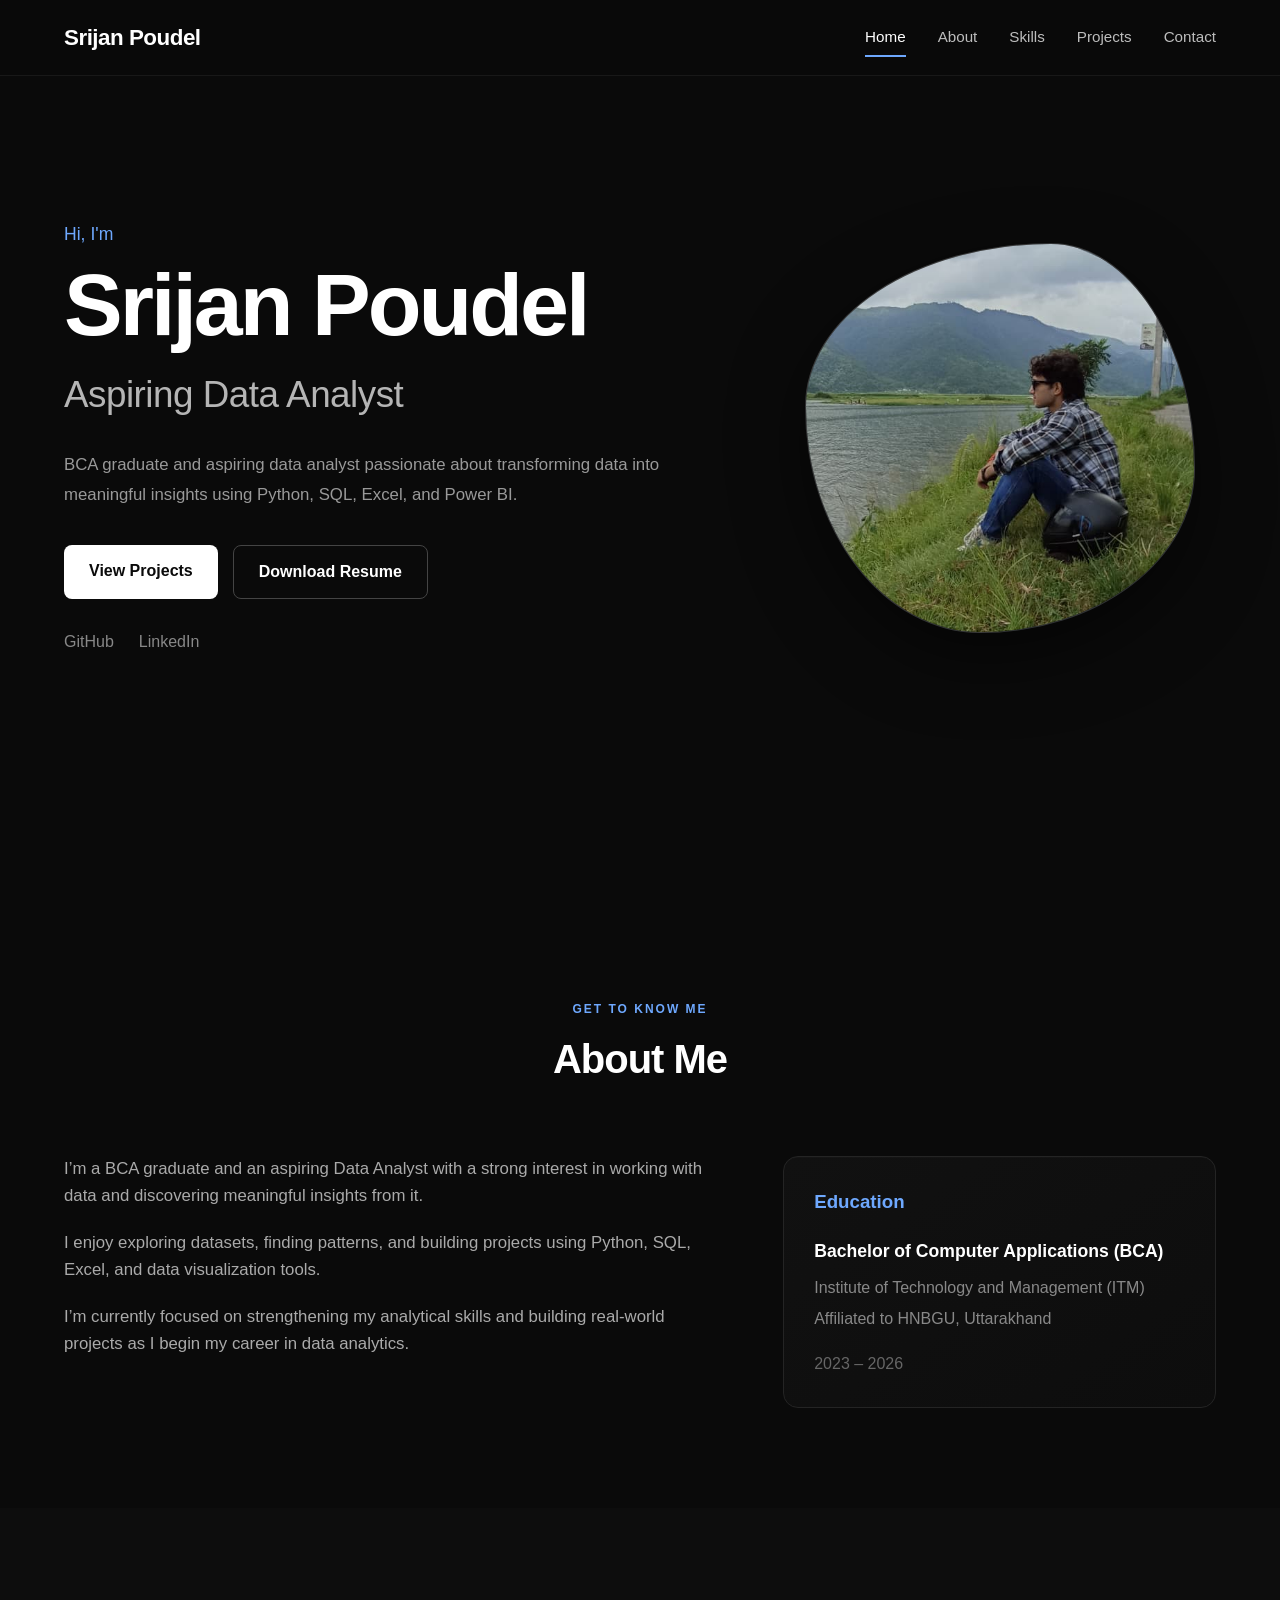
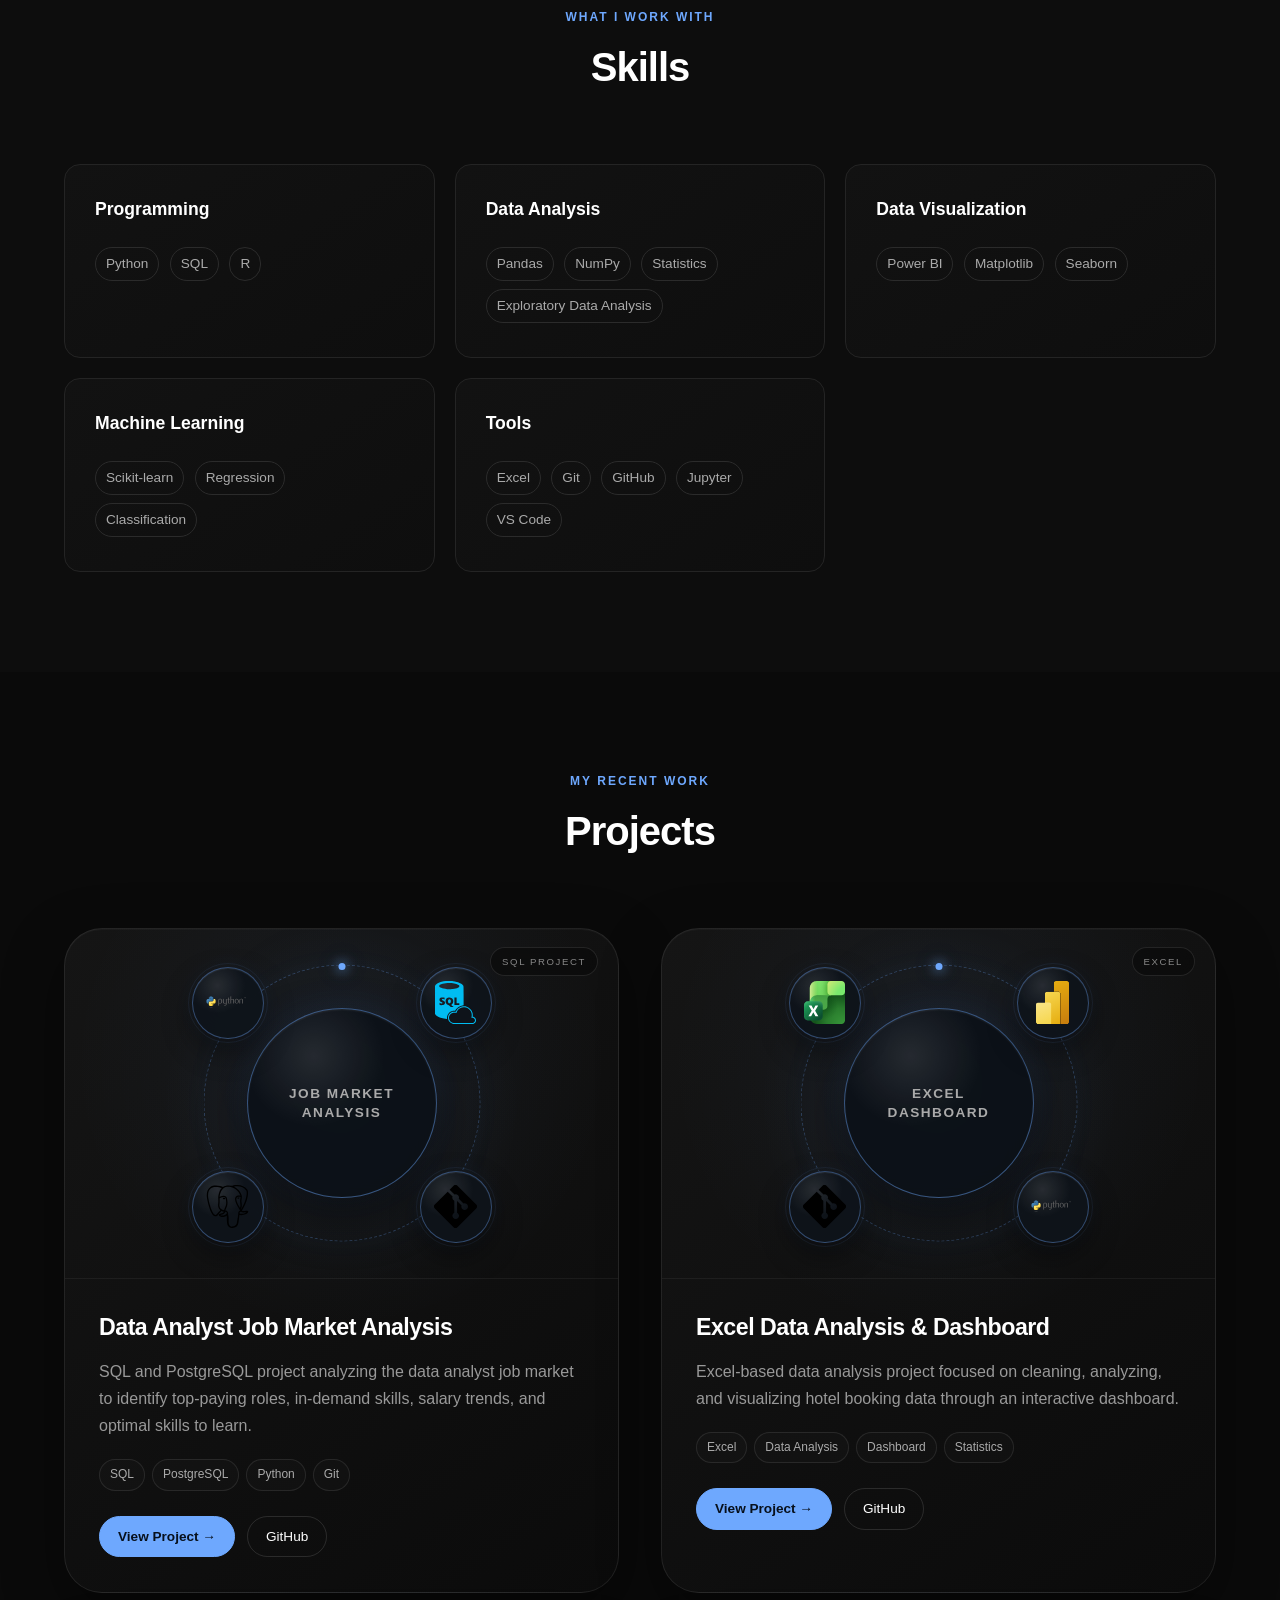
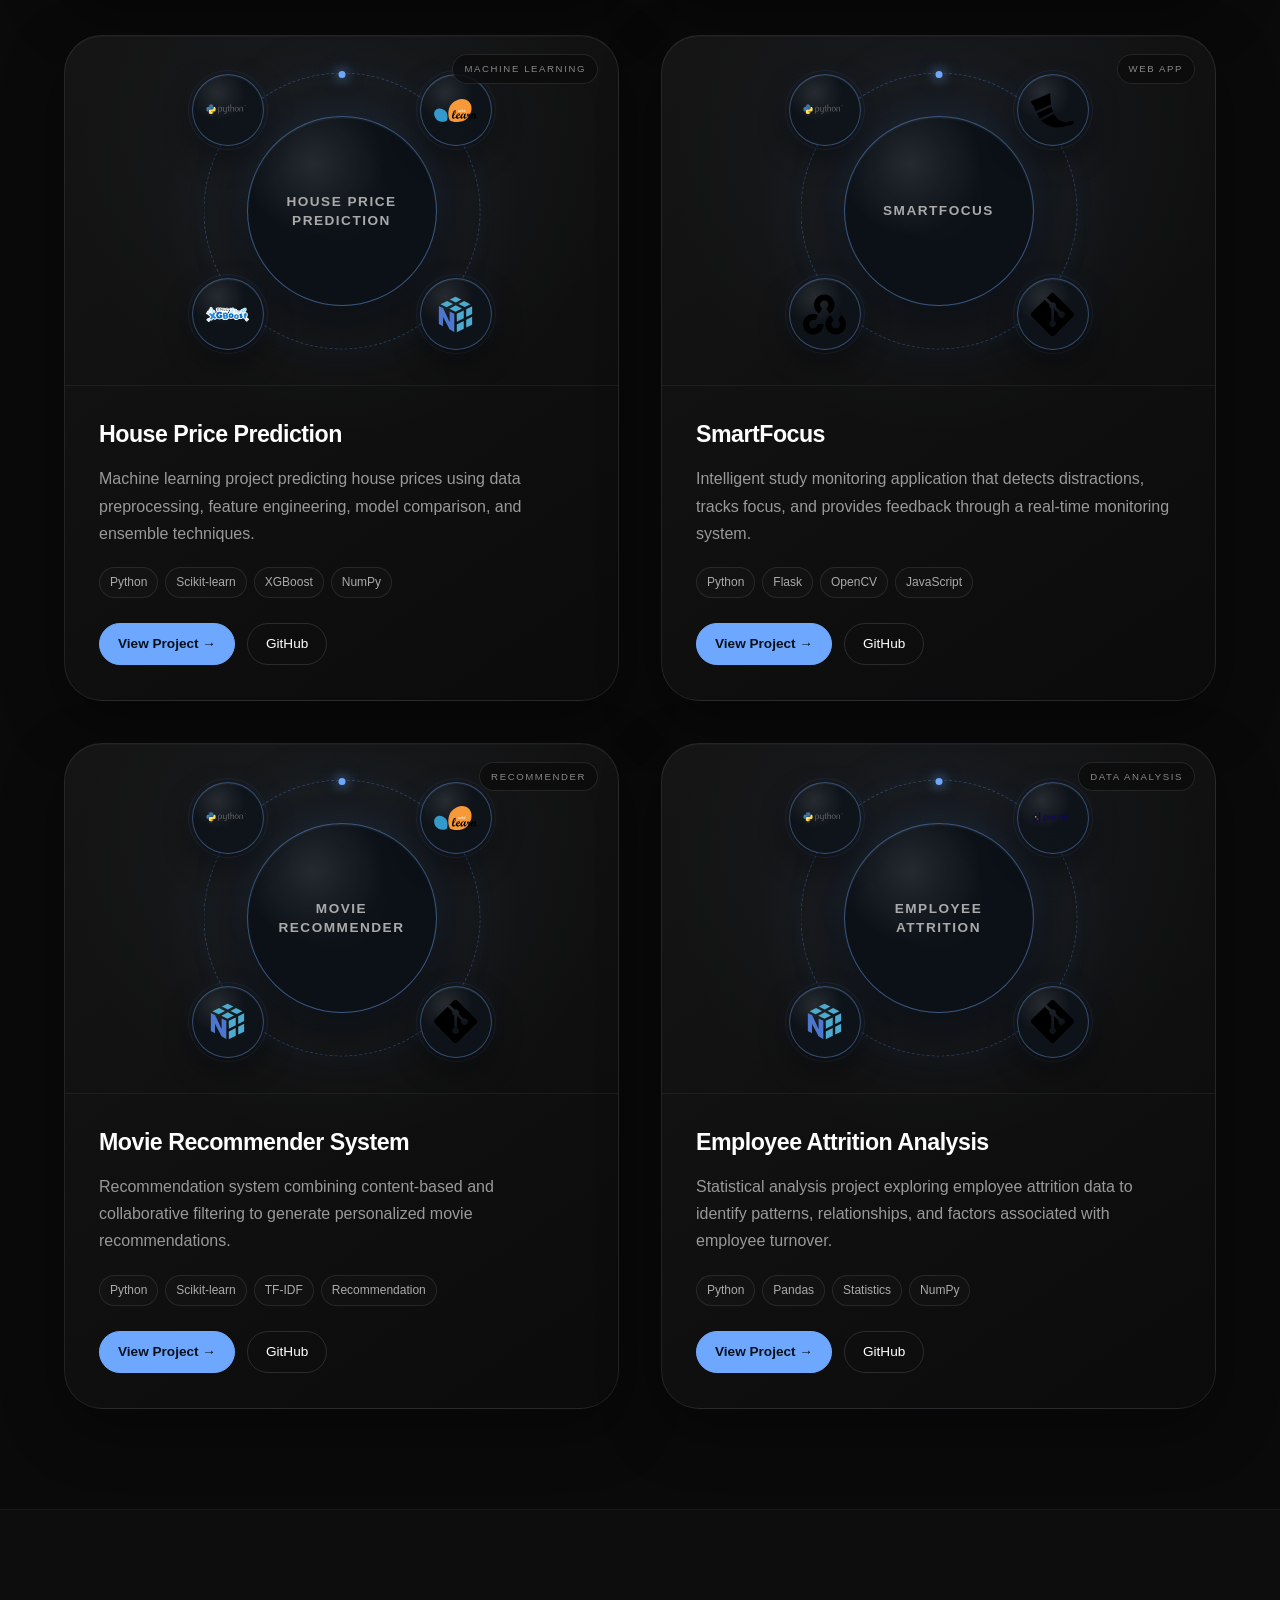
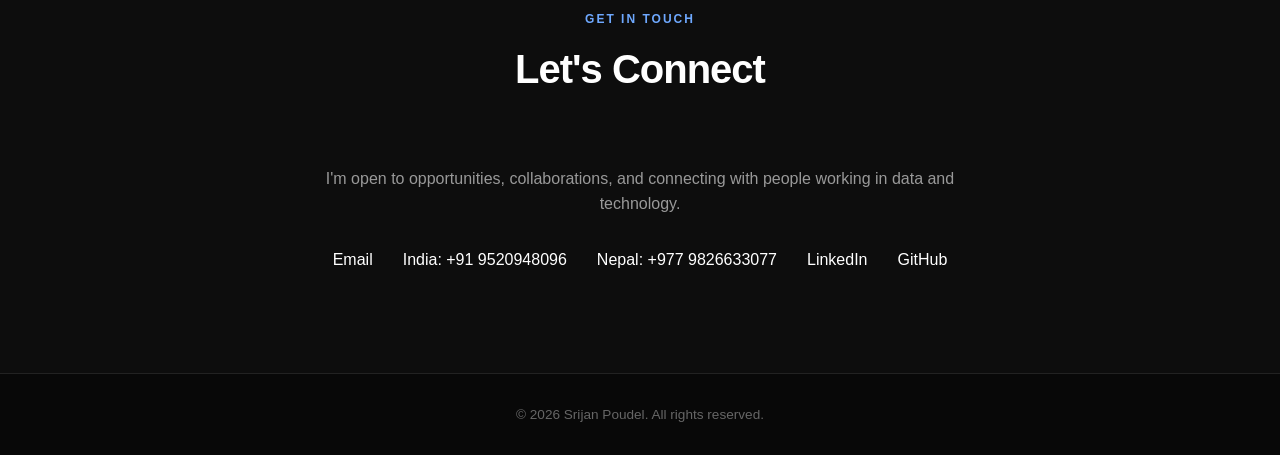
<file: index.html>
<!DOCTYPE html>
<html lang="en">

<head>
    <meta charset="UTF-8">
    <meta name="viewport" content="width=device-width, initial-scale=1.0">

    <title>Srijan Poudel | Aspiring Data Analyst</title>

    <link rel="stylesheet" href="style.css">
</head>

<body>


    <!-- =====================================================
         NAVBAR
    ====================================================== -->

    <header class="navbar">

        <div class="container">

            <a href="#home" class="logo">
                Srijan Poudel
            </a>

            <button
                class="menu-toggle"
                aria-label="Toggle navigation"
                aria-expanded="false"
                aria-controls="main-navigation"
            >
                ☰
            </button>

            <nav class="nav-links" id="main-navigation">

                <a href="#home">Home</a>

                <a href="#about">About</a>

                <a href="#skills">Skills</a>

                <a href="#projects">Projects</a>

                <a href="#contact">Contact</a>

            </nav>

        </div>

    </header>



    <!-- =====================================================
         HERO
    ====================================================== -->

    <section id="home" class="hero">

        <div class="container hero-content">


            <div class="hero-text">

                <p class="hero-greeting">
                    Hi, I'm
                </p>

                <h1>
                    Srijan Poudel
                </h1>

                <h2>
                    Aspiring Data Analyst
                </h2>

                <p class="hero-description">
                    BCA graduate and aspiring data analyst passionate about
                    transforming data into meaningful insights using Python,
                    SQL, Excel, and Power BI.
                </p>


                <div class="hero-buttons">

                    <a
                        href="#projects"
                        class="btn btn-primary"
                    >
                        View Projects
                    </a>

                    <a
                        href="assets/resume.pdf"
                        class="btn btn-secondary"
                        download
                    >
                        Download Resume
                    </a>

                </div>


                <div class="social-links">

                    <a
                        href="https://github.com/Srijan0113"
                        target="_blank"
                        rel="noopener noreferrer"
                    >
                        GitHub
                    </a>

                    <a
                        href="https://www.linkedin.com/in/srijan-poudel-9a34a6384/"
                        target="_blank"
                        rel="noopener noreferrer"
                    >
                        LinkedIn
                    </a>

                </div>

            </div>


            <div class="hero-image">

                <div class="profile-frame">

                    <img
                        src="assets/profile.jpeg"
                        alt="Srijan Poudel"
                    >

                </div>

            </div>


        </div>

    </section>



    <!-- =====================================================
         ABOUT
    ====================================================== -->

    <section id="about" class="about">

        <div class="container">


            <div class="section-heading">

                <p>
                    Get To Know Me
                </p>

                <h2>
                    About Me
                </h2>

            </div>


            <div class="about-content">


                <div class="about-text">

                    <p>
                        I’m a BCA graduate and an aspiring Data Analyst with
                        a strong interest in working with data and discovering
                        meaningful insights from it.
                    </p>

                    <p>
                        I enjoy exploring datasets, finding patterns, and
                        building projects using Python, SQL, Excel, and
                        data visualization tools.
                    </p>

                    <p>
                        I’m currently focused on strengthening my analytical
                        skills and building real-world projects as I begin
                        my career in data analytics.
                    </p>

                </div>


                <div class="education">

                    <h3>
                        Education
                    </h3>

                    <h4>
                        Bachelor of Computer Applications (BCA)
                    </h4>

                    <p>
                        Institute of Technology and Management (ITM)
                    </p>

                    <p>
                        Affiliated to HNBGU, Uttarakhand
                    </p>

                    <span>
                        2023 – 2026
                    </span>

                </div>


            </div>

        </div>

    </section>



    <!-- =====================================================
         SKILLS
    ====================================================== -->

    <section id="skills" class="skills">

        <div class="container">


            <div class="section-heading">

                <p>
                    What I Work With
                </p>

                <h2>
                    Skills
                </h2>

            </div>


            <div class="skills-grid">


                <!-- Programming -->

                <div class="skill-card">

                    <h3>
                        Programming
                    </h3>

                    <p>Python</p>

                    <p>SQL</p>

                    <p>R</p>

                </div>



                <!-- Data Analysis -->

                <div class="skill-card">

                    <h3>
                        Data Analysis
                    </h3>

                    <p>Pandas</p>

                    <p>NumPy</p>

                    <p>Statistics</p>

                    <p>Exploratory Data Analysis</p>

                </div>



                <!-- Data Visualization -->

                <div class="skill-card">

                    <h3>
                        Data Visualization
                    </h3>

                    <p>Power BI</p>

                    <p>Matplotlib</p>

                    <p>Seaborn</p>

                </div>



                <!-- Machine Learning -->

                <div class="skill-card">

                    <h3>
                        Machine Learning
                    </h3>

                    <p>Scikit-learn</p>

                    <p>Regression</p>

                    <p>Classification</p>

                </div>



                <!-- Tools -->

                <div class="skill-card">

                    <h3>
                        Tools
                    </h3>

                    <p>Excel</p>

                    <p>Git</p>

                    <p>GitHub</p>

                    <p>Jupyter</p>

                    <p>VS Code</p>

                </div>


            </div>

        </div>

    </section>



    <!-- =====================================================
         PROJECTS
    ====================================================== -->

    <section id="projects" class="projects">

        <div class="container">


            <div class="section-heading">

                <p>
                    My Recent Work
                </p>

                <h2>
                    Projects
                </h2>

            </div>


            <div class="projects-grid">



                <!-- =================================================
                     PROJECT 1
                     DATA ANALYST JOB MARKET
                ================================================== -->

                <article class="project-card">


                    <div class="project-media">


                        <!-- Orbit / Technology Bubbles -->

                        <div class="tech-bubble bubble-python">

                            <img
                                src="assets/logos/python.svg"
                                alt="Python"
                            >

                        </div>


                        <div class="tech-bubble bubble-sql">

                            <img
                                src="assets/logos/sql.svg"
                                alt="SQL"
                            >

                        </div>


                        <div class="tech-bubble bubble-postgresql">

                            <img
                                src="assets/logos/postgresql.svg"
                                alt="PostgreSQL"
                            >

                        </div>


                        <div class="tech-bubble bubble-extra">

                            <img
                                src="assets/logos/git.svg"
                                alt="Git"
                            >

                        </div>



                        <!-- Central Project Bubble -->

                        <div class="project-preview placeholder">

                            <span>
                                Job Market <br> Analysis
                            </span>

                        </div>



                        <span class="project-badge">
                            SQL PROJECT
                        </span>


                    </div>



                    <div class="project-content">


                        <h3>
                            Data Analyst Job Market Analysis
                        </h3>


                        <p>
                            SQL and PostgreSQL project analyzing the data
                            analyst job market to identify top-paying roles,
                            in-demand skills, salary trends, and optimal
                            skills to learn.
                        </p>


                        <div class="project-tech">

                            <span>SQL</span>

                            <span>PostgreSQL</span>

                            <span>Python</span>

                            <span>Git</span>

                        </div>


                        <div class="project-links">

                            <a
                                href="https://github.com/Srijan0113/SQL_for_Data_Science/blob/main/README.md"
                                target="_blank"
                                rel="noopener noreferrer"
                            >
                                View Project →
                            </a>

                            <a
                                href="https://github.com/Srijan0113/SQL_for_Data_Science/tree/main/Project_sql"
                                target="_blank"
                                rel="noopener noreferrer"
                            >
                                GitHub
                            </a>

                        </div>


                    </div>


                </article>



                <!-- =================================================
                     PROJECT 2
                     EXCEL DASHBOARD
                ================================================== -->

                <article class="project-card">


                    <div class="project-media">


                        <div class="tech-bubble bubble-python">

                            <img
                                src="assets/logos/Excel.svg"
                                alt="Excel"
                            >

                        </div>


                        <div class="tech-bubble bubble-sql">

                            <img
                                src="assets/logos/Power-BI.svg"
                                alt="Power BI"
                            >

                        </div>


                        <div class="tech-bubble bubble-postgresql">

                            <img
                                src="assets/logos/git.svg"
                                alt="Git"
                            >

                        </div>


                        <div class="tech-bubble bubble-extra">

                            <img
                                src="assets/logos/python.svg"
                                alt="Python"
                            >

                        </div>



                        <div class="project-preview placeholder">

                            <span>
                                Excel<br>
                                Dashboard
                            </span>

                        </div>



                        <span class="project-badge">
                            EXCEL
                        </span>


                    </div>



                    <div class="project-content">


                        <h3>
                            Excel Data Analysis & Dashboard
                        </h3>


                        <p>
                            Excel-based data analysis project focused on
                            cleaning, analyzing, and visualizing hotel booking
                            data through an interactive dashboard.
                        </p>


                        <div class="project-tech">

                            <span>Excel</span>

                            <span>Data Analysis</span>

                            <span>Dashboard</span>

                            <span>Statistics</span>

                        </div>


                        <div class="project-links">

                            <a
                                href="https://github.com/Srijan0113/Excel-Projects/blob/main/Hotel_Booking_Analysis_Dashboard/Dashboard.pdf"
                                target="_blank"
                            >
                                View Project →
                            </a>

                            <a
                                href="https://github.com/Srijan0113/Excel-Projects/tree/main/Hotel_Booking_Analysis_Dashboard"
                                target="_blank"
                                rel="noopener noreferrer"
                            >
                                GitHub
                            </a>

                        </div>


                    </div>


                </article>



                <!-- =================================================
                     PROJECT 3
                     HOUSE PRICE PREDICTION
                ================================================== -->

                <article class="project-card">


                    <div class="project-media">


                        <div class="tech-bubble bubble-python">

                            <img
                                src="assets/logos/python.svg"
                                alt="Python"
                            >

                        </div>


                        <div class="tech-bubble bubble-sql">

                            <img
                                src="assets/logos/scikit-learn.svg"
                                alt="Scikit-learn"
                            >

                        </div>


                        <div class="tech-bubble bubble-postgresql">

                            <img
                                src="assets/logos/XGBoost.svg"
                                alt="XGBoost"
                            >

                        </div>


                        <div class="tech-bubble bubble-extra">

                            <img
                                src="assets/logos/numpy.svg"
                                alt="NumPy"
                            >

                        </div>



                        <div class="project-preview placeholder">

                            <span>
                                House Price <br> Prediction
                            </span>

                        </div>



                        <span class="project-badge">
                            MACHINE LEARNING
                        </span>


                    </div>



                    <div class="project-content">


                        <h3>
                            House Price Prediction
                        </h3>


                        <p>
                            Machine learning project predicting house prices
                            using data preprocessing, feature engineering,
                            model comparison, and ensemble techniques.
                        </p>


                        <div class="project-tech">

                            <span>Python</span>

                            <span>Scikit-learn</span>

                            <span>XGBoost</span>

                            <span>NumPy</span>

                        </div>


                        <div class="project-links">

                             <a
                                href="house_price_demo.html"
                                target="_blank"
                            >
                                View Project →
                            </a>

                            <a
                                href="https://github.com/Srijan0113/Data_Science_Projects/tree/main/House_Price_Prediction"
                                target="_blank"
                                rel="noopener noreferrer"
                            >
                                GitHub
                            </a>

                        </div>


                    </div>


                </article>



                <!-- =================================================
                     PROJECT 4
                     SMARTFOCUS
                ================================================== -->

                <article class="project-card">


                    <div class="project-media">


                        <div class="tech-bubble bubble-python">

                            <img
                                src="assets/logos/python.svg"
                                alt="Python"
                            >

                        </div>


                        <div class="tech-bubble bubble-sql">

                            <img
                                src="assets/logos/flask.svg"
                                alt="Flask"
                            >

                        </div>


                        <div class="tech-bubble bubble-postgresql">

                            <img
                                src="assets/logos/opencv.svg"
                                alt="OpenCV"
                            >

                        </div>


                        <div class="tech-bubble bubble-extra">

                            <img
                                src="assets/logos/git.svg"
                                alt="Git"
                            >

                        </div>



                        <!-- Placeholder until we use actual SmartFocus preview -->

                        <div class="project-preview placeholder">

                            <span>
                                SmartFocus
                            </span>

                        </div>



                        <span class="project-badge">
                            WEB APP
                        </span>


                    </div>



                    <div class="project-content">


                        <h3>
                            SmartFocus
                        </h3>


                        <p>
                            Intelligent study monitoring application that
                            detects distractions, tracks focus, and provides
                            feedback through a real-time monitoring system.
                        </p>


                        <div class="project-tech">

                            <span>Python</span>

                            <span>Flask</span>

                            <span>OpenCV</span>

                            <span>JavaScript</span>

                        </div>


                        <div class="project-links">

                            <a
                                href="smartfocus_demo.html"
                                target="_blank"
                            >
                                View Project →
                            </a>

                            <a
                                href="https://github.com/bca-project-team/College-Project-BCA/blob/main/README.md"
                                target="_blank"
                                rel="noopener noreferrer"
                            >
                                GitHub
                            </a>

                        </div>


                    </div>


                </article>



                <!-- =================================================
                     PROJECT 5
                     MOVIE RECOMMENDER
                ================================================== -->

                <article class="project-card">


                    <div class="project-media">


                        <div class="tech-bubble bubble-python">

                            <img
                                src="assets/logos/python.svg"
                                alt="Python"
                            >

                        </div>


                        <div class="tech-bubble bubble-sql">

                            <img
                                src="assets/logos/scikit-learn.svg"
                                alt="Scikit-learn"
                            >

                        </div>


                        <div class="tech-bubble bubble-postgresql">

                            <img
                                src="assets/logos/numpy.svg"
                                alt="NumPy"
                            >

                        </div>


                        <div class="tech-bubble bubble-extra">

                            <img
                                src="assets/logos/git.svg"
                                alt="Git"
                            >

                        </div>



                        <div class="project-preview placeholder">

                            <span>
                                Movie<br>
                                Recommender
                            </span>

                        </div>



                        <span class="project-badge">
                            RECOMMENDER
                        </span>


                    </div>



                    <div class="project-content">


                        <h3>
                            Movie Recommender System
                        </h3>


                        <p>
                            Recommendation system combining content-based and
                            collaborative filtering to generate personalized
                            movie recommendations.
                        </p>


                        <div class="project-tech">

                            <span>Python</span>

                            <span>Scikit-learn</span>

                            <span>TF-IDF</span>

                            <span>Recommendation</span>

                        </div>


                        <div class="project-links">

                            <a
                                href="https://github.com/Srijan0113/Data_Science_Projects/tree/main/Recommender%20system"
                                target="_blank"
                                rel="noopener noreferrer"
                            >
                                View Project →
                            </a>

                            <a
                                href="https://github.com/Srijan0113/Data_Science_Projects/tree/main/Recommender%20system"
                                target="_blank"
                                rel="noopener noreferrer"
                            >
                                GitHub
                            </a>

                        </div>


                    </div>


                </article>



                <!-- =================================================
                     PROJECT 6
                     EMPLOYEE ATTRITION
                ================================================== -->

                <article class="project-card">


                    <div class="project-media">


                        <div class="tech-bubble bubble-python">

                            <img
                                src="assets/logos/python.svg"
                                alt="Python"
                            >

                        </div>


                        <div class="tech-bubble bubble-sql">

                            <img
                                src="assets/logos/pandas.svg"
                                alt="Pandas"
                            >

                        </div>


                        <div class="tech-bubble bubble-postgresql">

                            <img
                                src="assets/logos/numpy.svg"
                                alt="NumPy"
                            >

                        </div>


                        <div class="tech-bubble bubble-extra">

                            <img
                                src="assets/logos/git.svg"
                                alt="Git"
                            >

                        </div>



                        <div class="project-preview placeholder">

                            <span>
                                Employee<br>
                                Attrition
                            </span>

                        </div>



                        <span class="project-badge">
                            DATA ANALYSIS
                        </span>


                    </div>



                    <div class="project-content">


                        <h3>
                            Employee Attrition Analysis
                        </h3>


                        <p>
                            Statistical analysis project exploring employee
                            attrition data to identify patterns, relationships,
                            and factors associated with employee turnover.
                        </p>


                        <div class="project-tech">

                            <span>Python</span>

                            <span>Pandas</span>

                            <span>Statistics</span>

                            <span>NumPy</span>

                        </div>


                        <div class="project-links">

                            <a
                                href="https://github.com/Srijan0113/Statistics-with-Python/blob/main/Employee_Attrition_Statistics/notebook.ipynb"
                                target="_blank"
                                rel="noopener noreferrer"
                            >
                                View Project →
                            </a>

                            <a
                                href="https://github.com/Srijan0113/Statistics-with-Python"
                                target="_blank"
                                rel="noopener noreferrer"
                            >
                                GitHub
                            </a>

                        </div>


                    </div>


                </article>


            </div>

        </div>

    </section>



    <!-- =====================================================
         CONTACT
    ====================================================== -->

    <section id="contact" class="contact">

        <div class="container">


            <div class="section-heading">

                <p>
                    Get In Touch
                </p>

                <h2>
                    Let's Connect
                </h2>

            </div>


            <div class="contact-content">


                <p>
                    I'm open to opportunities, collaborations, and connecting
                    with people working in data and technology.
                </p>


                <div class="contact-links">


                    <a href="mailto:srijan.12345.negi@gmail.com">
                        Email
                    </a>


                    <a href="tel:+919520948096">
                        India: +91 9520948096
                    </a>


                    <a href="tel:+9779826633077">
                        Nepal: +977 9826633077
                    </a>


                    <a
                        href="https://www.linkedin.com/in/srijan-poudel-9a34a6384/"
                        target="_blank"
                        rel="noopener noreferrer"
                    >
                        LinkedIn
                    </a>


                    <a
                        href="https://github.com/Srijan0113"
                        target="_blank"
                        rel="noopener noreferrer"
                    >
                        GitHub
                    </a>


                </div>


            </div>

        </div>

    </section>



    <!-- =====================================================
         FOOTER
    ====================================================== -->

    <footer class="footer">

        <div class="container">

            <p>
                © 2026 Srijan Poudel. All rights reserved.
            </p>

        </div>

    </footer>



    <!-- =====================================================
         JAVASCRIPT
    ====================================================== -->

    <script src="script.js"></script>

</body>

</html>
</file>
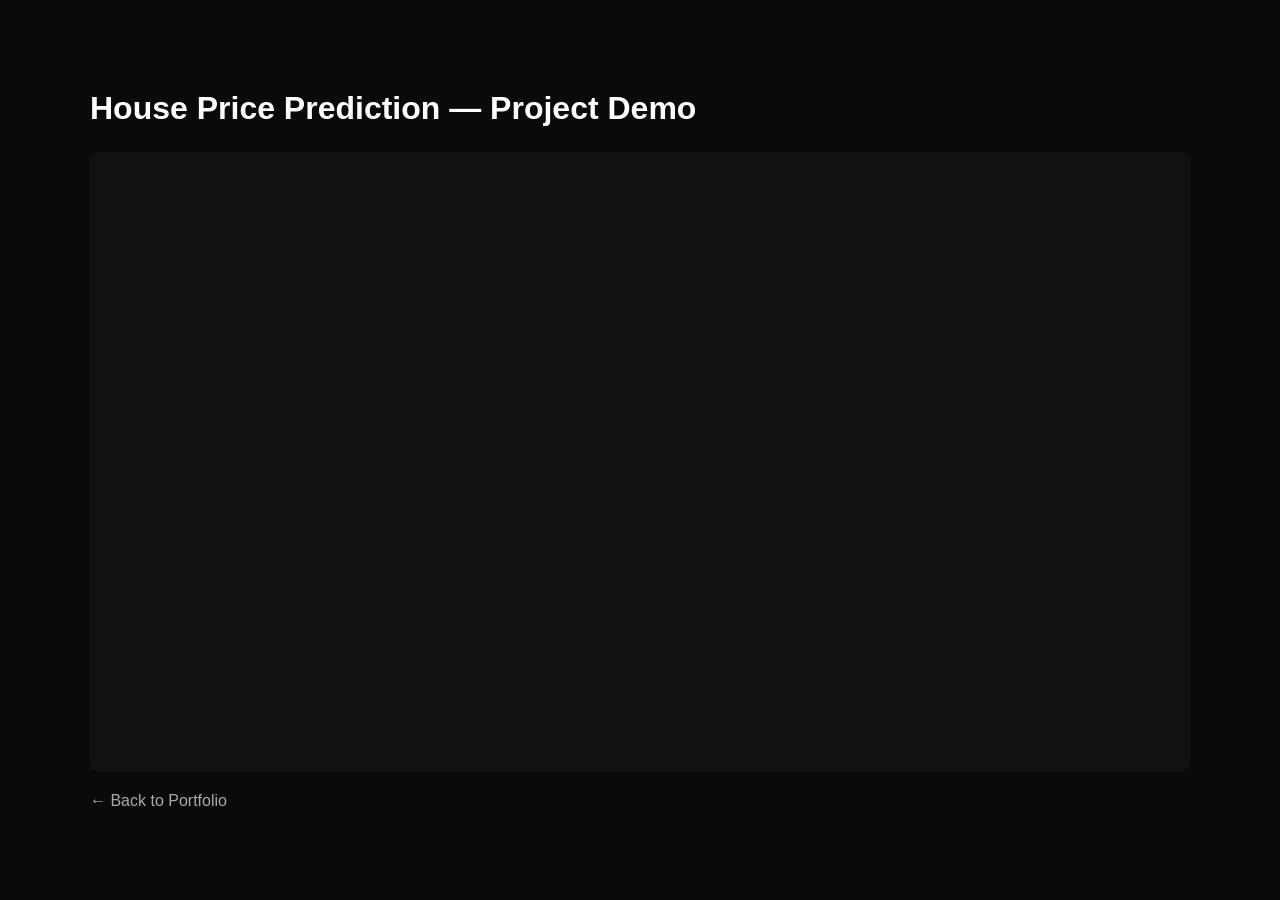
<file: house_price_demo.html>
<!DOCTYPE html>
<html lang="en">

<head>

    <meta charset="UTF-8">

    <meta
        name="viewport"
        content="width=device-width, initial-scale=1.0"
    >

    <title>House Price Prediction Demo | Srijan Poudel</title>


    <style>

        * {
            margin: 0;
            padding: 0;
            box-sizing: border-box;
        }


        body {

            min-height: 100vh;

            background: #0a0a0a;

            color: #fff;

            font-family: Arial, sans-serif;

            display: flex;

            align-items: center;

            justify-content: center;

            padding: 30px;

        }


        .video-page {

            width: 100%;

            max-width: 1100px;

        }


        h1 {

            margin-bottom: 25px;

            font-size: 2rem;

        }

iframe {
    width: 100%;
    height: 620px;
    display: block;
    border: none;
    border-radius: 10px;
    background: #111;
}
      


        .back {

            display: inline-block;

            margin-top: 20px;

            color: #aaa;

            text-decoration: none;

            transition: color 0.3s ease;

        }


        .back:hover {

            color: #fff;

        }

    </style>

</head>


<body>


    <div class="video-page">


        <h1>
            House Price Prediction — Project Demo
        </h1>


        <iframe
    src="https://res.cloudinary.com/kdejhrac/video/upload/v1789146106/house_price_demo.mp4"
    width="100%"
    height="620"
    allow="autoplay"
    allowfullscreen>
</iframe>


        <a
            href="index.html"
            class="back"
        >
            ← Back to Portfolio
        </a>


    </div>


</body>

</html>
</file>
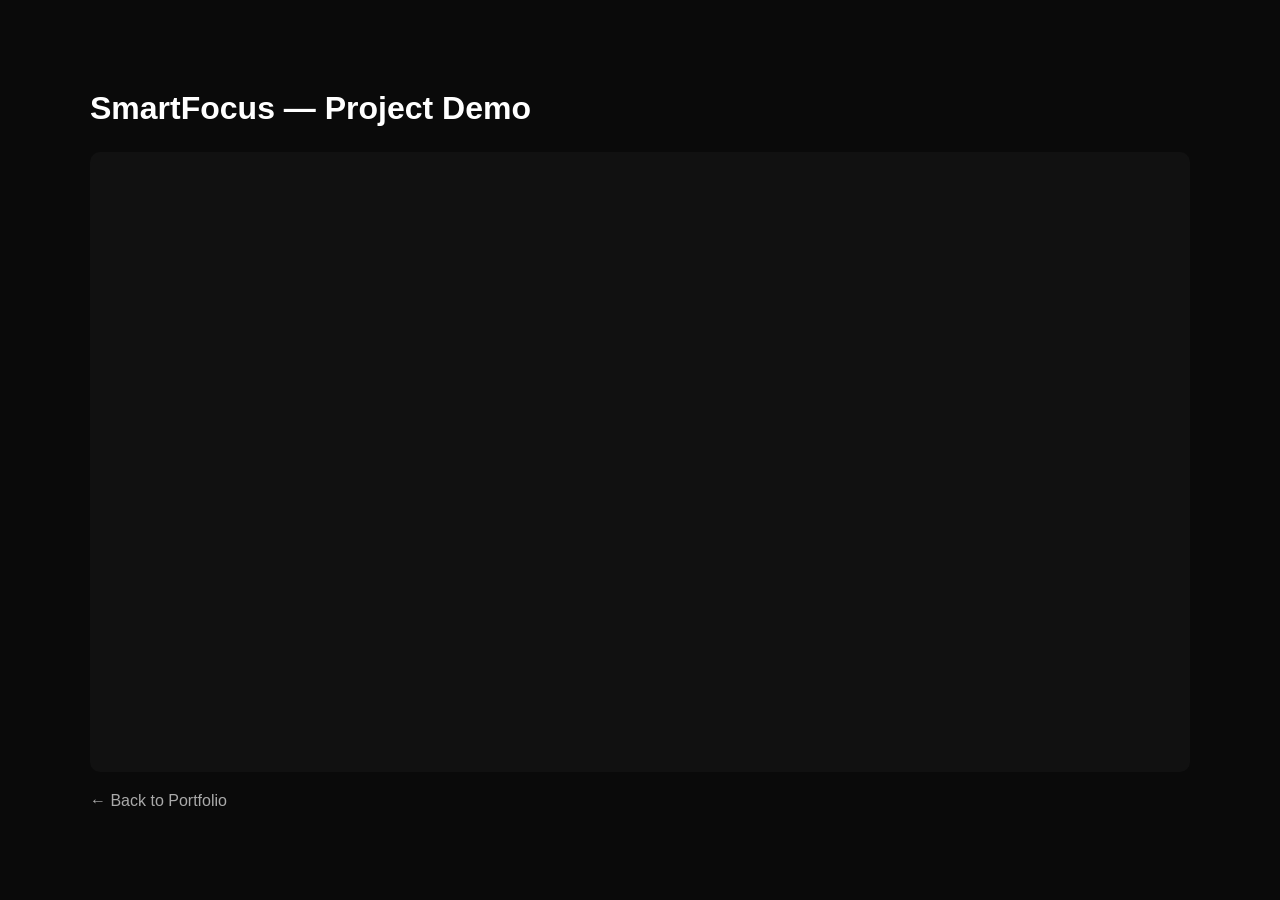
<file: smartfocus_demo.html>
<!DOCTYPE html>
<html lang="en">
<head>
    <meta charset="UTF-8">
    <meta name="viewport" content="width=device-width, initial-scale=1.0">

    <title>SmartFocus Demo | Srijan Poudel</title>

    <style>
        * {
            margin: 0;
            padding: 0;
            box-sizing: border-box;
        }

        body {
            min-height: 100vh;
            background: #0a0a0a;
            color: #fff;
            font-family: Arial, sans-serif;
            display: flex;
            align-items: center;
            justify-content: center;
            padding: 30px;
        }

        .video-page {
            width: 100%;
            max-width: 1100px;
        }

        h1 {
            margin-bottom: 25px;
            font-size: 2rem;
        }

       iframe {
    width: 100%;
    height: 620px;
    display: block;
    border: none;
    border-radius: 10px;
    background: #111;
}

        .back {
            display: inline-block;
            margin-top: 20px;
            color: #aaa;
            text-decoration: none;
        }

        .back:hover {
            color: #fff;
        }
    </style>
</head>

<body>

    <div class="video-page">

        <h1>SmartFocus — Project Demo</h1>

<iframe
    src="https://res.cloudinary.com/kdejhrac/video/upload/v1789201612/Video_Project_1.mp4"
    width="100%"
    height="620"
    allow="autoplay; fullscreen"
    allowfullscreen>
</iframe>

        <a href="index.html" class="back">← Back to Portfolio</a>

    </div>

</body>
</html>
</file>
<file: style.css>
/* =========================================================
   GLOBAL
========================================================= */

:root {
    --bg: #0a0a0a;
    --bg-soft: #0d0d0d;
    --card: #111111;
    --border: #242424;
    --text: #ffffff;
    --muted: #999999;
    --accent: #6ea8fe;
}

* {
    margin: 0;
    padding: 0;
    box-sizing: border-box;
}

html {
    scroll-behavior: smooth;
}

body {
    font-family: Arial, sans-serif;
    background: var(--bg);
    color: var(--text);
    line-height: 1.6;
    -webkit-font-smoothing: antialiased;
    text-rendering: optimizeLegibility;
}

a {
    color: inherit;
}

.container {
    width: 90%;
    max-width: 1200px;
    margin: 0 auto;
}

section {
    padding: 100px 0;
}


/* =========================================================
   SECTION HEADINGS
========================================================= */

.section-heading {
    text-align: center;
    margin-bottom: 65px;
}

.section-heading p {
    color: var(--accent);
    text-transform: uppercase;
    letter-spacing: 2px;
    font-size: 0.75rem;
    font-weight: 600;
    margin-bottom: 8px;
}

.section-heading h2 {
    font-size: 2.5rem;
    letter-spacing: -1px;
}


/* =========================================================
   NAVBAR
========================================================= */

.navbar {
    width: 100%;
    position: fixed;
    top: 0;
    left: 0;
    z-index: 1000;

    background: rgba(10, 10, 10, 0.75);
    backdrop-filter: blur(12px);

    border-bottom: 1px solid rgba(255, 255, 255, 0.06);
}

.navbar .container {
    height: 75px;

    display: flex;
    align-items: center;
    justify-content: space-between;
}

.logo {
    color: #ffffff;
    text-decoration: none;

    font-size: 1.4rem;
    font-weight: 700;

    letter-spacing: -0.5px;
}

.nav-links {
    display: flex;
    align-items: center;
    gap: 32px;
}

.nav-links a {
    position: relative;

    color: #bdbdbd;
    text-decoration: none;

    font-size: 0.95rem;

    transition: color 0.3s ease;
}

.nav-links a::after {
    content: "";

    position: absolute;
    left: 0;
    bottom: -7px;

    width: 0;
    height: 2px;

    background: var(--accent);

    transition: width 0.3s ease;
}

.nav-links a:hover,
.nav-links a.active {
    color: #ffffff;
}

.nav-links a:hover::after,
.nav-links a.active::after {
    width: 100%;
}


/* =========================================================
   MOBILE MENU
========================================================= */

.menu-toggle {
    display: none;

    background: none;
    border: none;

    color: #ffffff;

    font-size: 1.8rem;

    cursor: pointer;
}


/* =========================================================
   HERO
========================================================= */

.hero {
    min-height: 100vh;

    display: flex;
    align-items: center;

    padding-top: 75px;
}

.hero-content {
    display: grid;

    grid-template-columns: 1.2fr 0.8fr;

    align-items: center;

    gap: 70px;
}

.hero-text {
    max-width: 850px;
}

.hero-greeting {
    color: var(--accent);

    font-size: 1.1rem;
    font-weight: 500;

    margin-bottom: 10px;
}

.hero h1 {
    font-size: clamp(3rem, 7vw, 5.5rem);

    line-height: 1.05;

    letter-spacing: -3px;

    margin-bottom: 15px;
}

.hero h2 {
    font-size: clamp(1.5rem, 3vw, 2.3rem);

    font-weight: 400;

    color: #b5b5b5;

    letter-spacing: -0.5px;

    margin-bottom: 25px;
}

.hero-description {
    max-width: 700px;

    color: #999999;

    font-size: 1.05rem;

    line-height: 1.8;

    margin-bottom: 35px;
}


/* =========================================================
   HERO BUTTONS
========================================================= */

.hero-buttons {
    display: flex;

    gap: 15px;

    flex-wrap: wrap;
}

.btn {
    display: inline-block;

    padding: 13px 25px;

    border-radius: 8px;

    text-decoration: none;

    font-weight: 600;

    transition:
        transform 0.3s ease,
        box-shadow 0.3s ease,
        background 0.3s ease,
        border-color 0.3s ease;
}

.btn-primary {
    background: #ffffff;

    color: #0a0a0a;
}

.btn-primary:hover {
    transform: translateY(-3px);

    box-shadow:
        0 8px 25px rgba(255, 255, 255, 0.08);
}

.btn-secondary {
    border: 1px solid #444444;

    color: #ffffff;
}

.btn-secondary:hover {
    background: #151515;

    border-color: #ffffff;

    transform: translateY(-2px);
}


/* =========================================================
   SOCIAL LINKS
========================================================= */

.social-links {
    display: flex;

    gap: 25px;

    margin-top: 30px;
}

.social-links a {
    position: relative;

    color: #888888;

    text-decoration: none;

    transition: color 0.3s ease;
}

.social-links a::after {
    content: "";

    position: absolute;

    left: 0;
    bottom: -5px;

    width: 0;
    height: 1px;

    background: var(--accent);

    transition: width 0.3s ease;
}

.social-links a:hover {
    color: #ffffff;
}

.social-links a:hover::after {
    width: 100%;
}


/* =========================================================
   HERO PROFILE BUBBLE
========================================================= */

.hero-image {
    display: flex;

    justify-content: center;
    align-items: center;

    position: relative;
}

.profile-frame {
    width: 390px;
    height: 390px;

    overflow: hidden;

    position: relative;

    border-radius:
        63% 37% 55% 45% /
        42% 58% 42% 58%;

    border: 1px solid rgba(255, 255, 255, 0.14);

    background:
        linear-gradient(
            145deg,
            rgba(255, 255, 255, 0.08),
            rgba(110, 168, 254, 0.04)
        );

    box-shadow:
        0 25px 70px rgba(0, 0, 0, 0.5),
        inset 8px 8px 25px rgba(255, 255, 255, 0.04),
        inset -8px -8px 25px rgba(110, 168, 254, 0.04);

    animation:
        bubbleFloat 6s ease-in-out infinite,
        bubbleMorph 10s ease-in-out infinite alternate;
}

.profile-frame::before {
    content: "";

    position: absolute;

    width: 100px;
    height: 38px;

    top: 25px;
    left: 55px;

    background: rgba(255, 255, 255, 0.12);

    border-radius: 50%;

    filter: blur(8px);

    transform: rotate(-25deg);

    z-index: 2;

    pointer-events: none;
}

.profile-frame img {
    width: 100%;
    height: 100%;

    object-fit: cover;

    display: block;

    transform: scale(1.03);
}

@keyframes bubbleFloat {

    0%,
    100% {
        transform: translateY(0) rotate(0deg);
    }

    50% {
        transform: translateY(-12px) rotate(1deg);
    }
}

@keyframes bubbleMorph {

    0% {
        border-radius:
            63% 37% 55% 45% /
            42% 58% 42% 58%;
    }

    50% {
        border-radius:
            48% 52% 42% 58% /
            58% 42% 57% 43%;
    }

    100% {
        border-radius:
            55% 45% 60% 40% /
            45% 55% 45% 55%;
    }
}


/* =========================================================
   ABOUT
========================================================= */

.about-content {
    display: grid;

    grid-template-columns: 1.5fr 1fr;

    gap: 70px;

    align-items: start;
}

.about-text p {
    color: #aaaaaa;

    margin-bottom: 20px;

    font-size: 1.05rem;
}

.education {
    padding: 30px;

    border: 1px solid var(--border);

    border-radius: 15px;

    background:
        linear-gradient(
            145deg,
            #111111,
            #0d0d0d
        );

    box-shadow:
        inset 0 1px 1px rgba(255, 255, 255, 0.025);
}

.education h3 {
    color: var(--accent);

    margin-bottom: 20px;
}

.education h4 {
    font-size: 1.1rem;

    margin-bottom: 10px;
}

.education p {
    color: #888888;

    margin-bottom: 5px;
}

.education span {
    display: inline-block;

    margin-top: 15px;

    color: #666666;
}


/* =========================================================
   SKILLS
========================================================= */

.skills {
    background: #0d0d0d;
}

.skills-grid {
    display: grid;

    grid-template-columns: repeat(3, 1fr);

    gap: 20px;
}

.skill-card {
    padding: 30px;

    background:
        linear-gradient(
            145deg,
            #121212,
            #0e0e0e
        );

    border: 1px solid #242424;

    border-radius: 16px;

    transition:
        transform 0.35s ease,
        border-color 0.35s ease,
        box-shadow 0.35s ease;
}

.skill-card:hover {
    transform: translateY(-7px);

    border-color: #3a3a3a;

    box-shadow:
        0 15px 35px rgba(0, 0, 0, 0.3);
}

.skill-card h3 {
    font-size: 1.1rem;

    margin-bottom: 20px;
}

.skill-card p {
    display: inline-block;

    color: #aaaaaa;

    margin: 4px 6px 4px 0;

    padding: 5px 10px;

    border: 1px solid #2b2b2b;

    border-radius: 20px;

    font-size: 0.85rem;

    transition:
        border-color 0.25s ease,
        color 0.25s ease;
}

.skill-card p:hover {
    border-color: var(--accent);

    color: #ffffff;
}


/* =========================================================
   PROJECT SECTION
========================================================= */

.projects {
    position: relative;
}

.projects-grid {
    display: grid;

    grid-template-columns: repeat(2, 1fr);

    gap: 42px;
}


/* =========================================================
   PROJECT CARD
========================================================= */

.project-card {
    position: relative;

    overflow: hidden;

    min-height: 620px;

    border-radius: 38px;

    background:
        radial-gradient(
            circle at 50% 20%,
            rgba(110, 168, 254, 0.055),
            transparent 45%
        ),
        linear-gradient(
            145deg,
            #151515,
            #0b0b0b
        );

    border: 1px solid rgba(255, 255, 255, 0.09);

    box-shadow:
        0 20px 60px rgba(0, 0, 0, 0.4),
        inset 0 1px 1px rgba(255, 255, 255, 0.035);

    transition:
        transform 0.45s ease,
        border-color 0.45s ease,
        box-shadow 0.45s ease;
}

.project-card:hover {
    transform: translateY(-10px);

    border-color: rgba(110, 168, 254, 0.25);

    box-shadow:
        0 30px 75px rgba(0, 0, 0, 0.55),
        0 0 45px rgba(110, 168, 254, 0.045),
        inset 0 1px 1px rgba(255, 255, 255, 0.06);
}


/* =========================================================
   PROJECT MEDIA
========================================================= */

.project-media {
    position: relative;

    height: 350px;

    display: flex;

    align-items: center;
    justify-content: center;

    overflow: hidden;

    background:
        radial-gradient(
            circle at center,
            rgba(110, 168, 254, 0.07),
            transparent 55%
        );

    border-bottom: 1px solid rgba(255, 255, 255, 0.055);
}


/* =========================================================
   ORBIT RING
========================================================= */

.project-media::before {
    content: "";

    position: absolute;

    width: 275px;
    height: 275px;

    left: 50%;
    top: 50%;

    transform: translate(-50%, -50%);

    border-radius: 50%;

    border: 1px dashed rgba(110, 168, 254, 0.28);

    box-shadow:
        0 0 25px rgba(110, 168, 254, 0.04);

    pointer-events: none;

    animation: orbitRotate 20s linear infinite;
}


/* =========================================================
   ORBIT DOT
========================================================= */

.project-media::after {
    content: "";

    position: absolute;

    width: 7px;
    height: 7px;

    left: 50%;
    top: calc(50% - 140px);

    transform: translateX(-50%);

    border-radius: 50%;

    background: var(--accent);

    box-shadow:
        0 0 12px var(--accent),
        0 0 25px rgba(110, 168, 254, 0.35);

    z-index: 2;

    pointer-events: none;

    animation: orbitDot 20s linear infinite;
}


/* =========================================================
   CENTRAL PROJECT BUBBLE
========================================================= */

.project-preview {
    position: absolute;

    width: 190px;
    height: 190px;

    left: 50%;
    top: 50%;

    transform: translate(-50%, -50%);

    display: flex;

    align-items: center;
    justify-content: center;

    border-radius: 50%;

    background:
        radial-gradient(
            circle at 35% 25%,
            rgba(255, 255, 255, 0.10),
            transparent 38%
        ),
        rgba(12, 17, 24, 0.94);

    border: 1px solid rgba(110, 168, 254, 0.45);

    backdrop-filter: blur(14px);

    box-shadow:
        0 20px 45px rgba(0, 0, 0, 0.5),
        inset 0 1px 2px rgba(255, 255, 255, 0.08),
        0 0 35px rgba(110, 168, 254, 0.09);

    z-index: 3;

    animation: centralFloat 6s ease-in-out infinite;

    transition:
        box-shadow 0.4s ease,
        border-color 0.4s ease;
}

.project-card:hover .project-preview {
    border-color: rgba(110, 168, 254, 0.65);

    box-shadow:
        0 25px 55px rgba(0, 0, 0, 0.55),
        0 0 50px rgba(110, 168, 254, 0.16),
        inset 0 1px 2px rgba(255, 255, 255, 0.10);
}


/* =========================================================
   CENTRAL IMAGE
========================================================= */

.project-preview img {
    width: 78%;
    height: 78%;

    object-fit: contain;

    display: block;

    padding: 0;
    margin: 0;

    border-radius: 50%;

    transition:
        transform 0.45s ease,
        filter 0.45s ease;
}

.project-card:hover .project-preview img {
    transform: scale(1.07);
}


/* =========================================================
   PLACEHOLDER PROJECT PREVIEW
========================================================= */

.project-preview.placeholder {
    color: #aaaaaa;

    font-size: 0.85rem;

    font-weight: 600;

    letter-spacing: 1.5px;

    line-height: 1.4;

    text-align: center;

    text-transform: uppercase;

    padding: 25px;
}


/* =========================================================
   TECHNOLOGY BUBBLES
========================================================= */

.tech-bubble {
    position: absolute;

    width: 72px;
    height: 72px;

    display: flex;

    align-items: center;
    justify-content: center;

    border-radius: 50%;

    background:
        radial-gradient(
            circle at 35% 25%,
            rgba(255, 255, 255, 0.10),
            transparent 40%
        ),
        rgba(15, 20, 27, 0.92);

    border: 1px solid rgba(110, 168, 254, 0.38);

    backdrop-filter: blur(12px);

    box-shadow:
        0 12px 30px rgba(0, 0, 0, 0.45),
        inset 0 1px 1px rgba(255, 255, 255, 0.07),
        0 0 25px rgba(110, 168, 254, 0.07);

    z-index: 5;

    transition:
        transform 0.35s ease,
        border-color 0.35s ease,
        box-shadow 0.35s ease;
}

.tech-bubble::after {
    content: "";

    position: absolute;

    inset: -5px;

    border-radius: 50%;

    border: 1px solid rgba(110, 168, 254, 0.08);

    pointer-events: none;
}

.tech-bubble img {
    width: 43px;
    height: 43px;

    object-fit: contain;

    display: block;

    padding: 0;
    margin: 0;

    z-index: 2;
}

.project-card:hover .tech-bubble {
    border-color: rgba(110, 168, 254, 0.65);

    box-shadow:
        0 15px 35px rgba(0, 0, 0, 0.5),
        0 0 30px rgba(110, 168, 254, 0.12);
}


/* =========================================================
   CONNECTION LINES
========================================================= */

/*
   Each bubble sits on the same orbital ring as the
   central project bubble. The dashed ring creates the
   visual connection between them.
*/


/* =========================================================
   BUBBLE POSITIONS
========================================================= */

.bubble-python {
    top: 38px;

    left: calc(50% - 150px);

    animation:
        bubbleFloatOne 5s ease-in-out infinite;
}

.bubble-sql {
    top: 38px;

    right: calc(50% - 150px);

    animation:
        bubbleFloatTwo 5.5s ease-in-out infinite;
}

.bubble-postgresql {
    bottom: 35px;

    left: calc(50% - 150px);

    animation:
        bubbleFloatThree 5.2s ease-in-out infinite;
}

.bubble-extra {
    bottom: 35px;

    right: calc(50% - 150px);

    animation:
        bubbleFloatFour 5.7s ease-in-out infinite;
}


/* =========================================================
   PROJECT BADGE
========================================================= */

.project-badge {
    position: absolute;

    top: 18px;
    right: 20px;

    z-index: 10;

    padding: 6px 11px;

    border-radius: 20px;

    background: rgba(10, 10, 10, 0.58);

    border: 1px solid rgba(255, 255, 255, 0.10);

    backdrop-filter: blur(10px);

    color: #888888;

    font-size: 0.6rem;

    letter-spacing: 1.6px;

    text-transform: uppercase;
}


/* =========================================================
   PROJECT CONTENT
========================================================= */

.project-content {
    padding: 30px 34px 35px;
}

.project-content h3 {
    font-size: 1.45rem;

    margin-bottom: 12px;

    letter-spacing: -0.5px;
}

.project-content > p {
    color: #999999;

    line-height: 1.7;

    margin-bottom: 20px;
}


/* =========================================================
   PROJECT TECHNOLOGY TAGS
========================================================= */

.project-tech {
    display: flex;

    flex-wrap: wrap;

    gap: 7px;

    margin-bottom: 25px;
}

.project-tech span {
    padding: 5px 10px;

    border-radius: 20px;

    border: 1px solid rgba(255, 255, 255, 0.09);

    color: #aaaaaa;

    background: rgba(255, 255, 255, 0.015);

    font-size: 0.75rem;

    transition:
        color 0.25s ease,
        border-color 0.25s ease,
        background 0.25s ease;
}

.project-tech span:hover {
    color: #ffffff;

    border-color: rgba(110, 168, 254, 0.45);

    background: rgba(110, 168, 254, 0.05);
}


/* =========================================================
   PROJECT LINKS
========================================================= */

.project-links {
    display: flex;

    gap: 12px;

    flex-wrap: wrap;
}

.project-links a {
    display: inline-flex;

    align-items: center;
    justify-content: center;

    padding: 9px 18px;

    border-radius: 25px;

    border: 1px solid rgba(255, 255, 255, 0.12);

    color: #ffffff;

    text-decoration: none;

    font-size: 0.85rem;

    transition:
        transform 0.3s ease,
        background 0.3s ease,
        border-color 0.3s ease;
}

.project-links a:first-child {
    background: var(--accent);

    color: #07101c;

    border-color: var(--accent);

    font-weight: 600;
}

.project-links a:hover {
    transform: translateY(-2px);

    border-color: rgba(110, 168, 254, 0.5);
}

.project-links a:not(:first-child):hover {
    background: rgba(255, 255, 255, 0.05);
}


/* =========================================================
   PROJECT ANIMATIONS
========================================================= */

@keyframes centralFloat {

    0%,
    100% {
        transform: translate(-50%, -50%) translateY(0);
    }

    50% {
        transform: translate(-50%, -50%) translateY(-8px);
    }
}

@keyframes orbitRotate {

    from {
        transform: translate(-50%, -50%) rotate(0deg);
    }

    to {
        transform: translate(-50%, -50%) rotate(360deg);
    }
}

@keyframes orbitDot {

    from {
        transform:
            translateX(-50%)
            rotate(0deg)
            translateY(0);
    }

    to {
        transform:
            translateX(-50%)
            rotate(360deg)
            translateY(0);
    }
}

@keyframes bubbleFloatOne {

    0%,
    100% {
        transform: translateY(0) rotate(0deg);
    }

    50% {
        transform: translateY(-10px) rotate(2deg);
    }
}

@keyframes bubbleFloatTwo {

    0%,
    100% {
        transform: translateY(0) rotate(0deg);
    }

    50% {
        transform: translateY(-7px) rotate(-2deg);
    }
}

@keyframes bubbleFloatThree {

    0%,
    100% {
        transform: translateY(0);
    }

    50% {
        transform: translateY(9px);
    }
}

@keyframes bubbleFloatFour {

    0%,
    100% {
        transform: translateY(0);
    }

    50% {
        transform: translateY(-8px);
    }
}


/* =========================================================
   CONTACT
========================================================= */

.contact {
    background: #0d0d0d;

    text-align: center;

    border-top: 1px solid #181818;
}

.contact-content {
    max-width: 650px;

    margin: 0 auto;
}

.contact-content > p {
    color: #999999;

    margin-bottom: 30px;
}

.contact-links {
    display: flex;

    justify-content: center;

    gap: 30px;

    flex-wrap: wrap;
}

.contact-links a {
    color: #ffffff;

    text-decoration: none;

    transition: color 0.25s ease;
}

.contact-links a:hover {
    color: var(--accent);

    text-decoration: none;
}


/* =========================================================
   FOOTER
========================================================= */

.footer {
    padding: 30px 0;

    text-align: center;

    border-top: 1px solid #222222;

    background: #080808;
}

.footer p {
    color: #666666;

    font-size: 0.85rem;
}


/* =========================================================
   SCROLL REVEAL
========================================================= */

.reveal {
    opacity: 0;

    transform: translateY(25px);

    transition:
        opacity 0.7s ease,
        transform 0.7s ease;
}

.reveal.show {
    opacity: 1;

    transform: translateY(0);
}


/* =========================================================
   IMAGE FALLBACK
========================================================= */

.image-error {
    color: #666666;

    font-size: 0.8rem;

    letter-spacing: 1px;

    text-transform: uppercase;
}


/* =========================================================
   RESPONSIVE
========================================================= */

@media (max-width: 1000px) {

    .projects-grid {
        grid-template-columns: 1fr;
    }

    .hero-content {
        gap: 40px;
    }

    .profile-frame {
        width: 320px;
        height: 320px;
    }
}


@media (max-width: 768px) {


    /* -----------------------------------------------------
       NAVBAR
    ----------------------------------------------------- */

    .menu-toggle {
        display: block;
    }

    .nav-links {
        display: none;

        position: absolute;

        top: 75px;
        left: 0;

        width: 100%;

        flex-direction: column;

        align-items: center;

        gap: 20px;

        padding: 25px 0;

        background: #0a0a0a;

        border-bottom: 1px solid #222222;
    }

    .nav-links.active {
        display: flex;
    }


    /* -----------------------------------------------------
       HERO
    ----------------------------------------------------- */

    .hero-content {
        grid-template-columns: 1fr;

        gap: 45px;

        text-align: center;
    }

    .hero-image {
        order: -1;
    }

    .profile-frame {
        width: 280px;
        height: 280px;
    }

    .hero-buttons,
    .social-links {
        justify-content: center;
    }


    /* -----------------------------------------------------
       ABOUT
    ----------------------------------------------------- */

    .about-content {
        grid-template-columns: 1fr;

        gap: 40px;
    }


    /* -----------------------------------------------------
       SKILLS
    ----------------------------------------------------- */

    .skills-grid {
        grid-template-columns: 1fr;
    }


    /* -----------------------------------------------------
       PROJECTS
    ----------------------------------------------------- */

    .projects-grid {
        grid-template-columns: 1fr;

        gap: 30px;
    }

    .project-card {
        min-height: auto;

        border-radius: 30px;
    }

    .project-media {
        height: 320px;
    }

    .project-media::before {
        width: 235px;
        height: 235px;
    }

    .project-media::after {
        top: calc(50% - 120px);
    }

    .project-preview {
        width: 165px;
        height: 165px;
    }

    .tech-bubble {
        width: 62px;
        height: 62px;
    }

    .tech-bubble img {
        width: 37px;
        height: 37px;
    }


    .bubble-python {
        left: calc(50% - 128px);

        top: 40px;
    }

    .bubble-sql {
        right: calc(50% - 128px);

        top: 40px;
    }

    .bubble-postgresql {
        left: calc(50% - 128px);

        bottom: 35px;
    }

    .bubble-extra {
        right: calc(50% - 128px);

        bottom: 35px;
    }

    .project-content {
        padding: 25px;
    }


    /* -----------------------------------------------------
       SECTIONS
    ----------------------------------------------------- */

    section {
        padding: 80px 0;
    }

    .section-heading {
        margin-bottom: 45px;
    }

    .section-heading h2 {
        font-size: 2.1rem;
    }
}


/* =========================================================
   SMALL MOBILE
========================================================= */

@media (max-width: 480px) {

    .container {
        width: 92%;
    }

    .hero h1 {
        font-size: 3rem;
    }

    .hero h2 {
        font-size: 1.4rem;
    }

    .hero-description {
        font-size: 0.95rem;
    }

    .profile-frame {
        width: 240px;
        height: 240px;
    }

    .project-media {
        height: 290px;
    }

    .project-media::before {
        width: 210px;
        height: 210px;
    }

    .project-preview {
        width: 145px;
        height: 145px;
    }

    .tech-bubble {
        width: 55px;
        height: 55px;
    }

    .tech-bubble img {
        width: 32px;
        height: 32px;
    }

    .bubble-python {
        left: calc(50% - 112px);
        top: 38px;
    }

    .bubble-sql {
        right: calc(50% - 112px);
        top: 38px;
    }

    .bubble-postgresql {
        left: calc(50% - 112px);
        bottom: 30px;
    }

    .bubble-extra {
        right: calc(50% - 112px);
        bottom: 30px;
    }

    .project-content h3 {
        font-size: 1.25rem;
    }

    .project-links a {
        padding: 8px 14px;
    }
}


/* =========================================================
   REDUCED MOTION
========================================================= */

@media (prefers-reduced-motion: reduce) {

    html {
        scroll-behavior: auto;
    }

    *,
    *::before,
    *::after {
        animation-duration: 0.01ms !important;
        animation-iteration-count: 1 !important;
        transition-duration: 0.01ms !important;
    }

    .reveal {
        opacity: 1;
        transform: none;
    }
}
</file>
